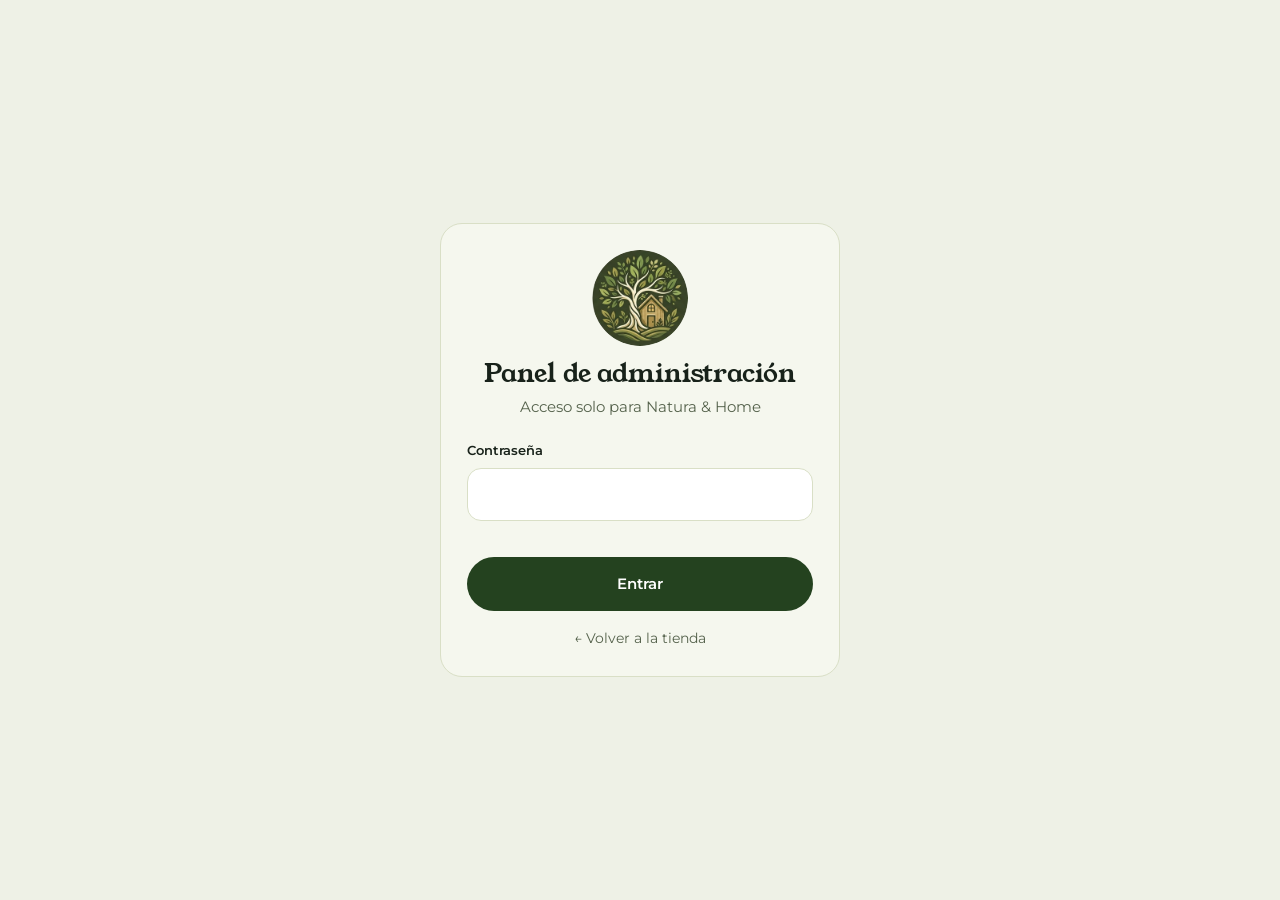
<file: natura-home-web/site/admin.html>
<!DOCTYPE html>
<html lang="es">
<head>
  <meta charset="utf-8">
  <meta name="viewport" content="width=device-width, initial-scale=1">
  <meta name="robots" content="noindex">
  <meta name="theme-color" content="#24421f">
  <title>Administración | Natura &amp; Home</title>
  <link rel="icon" href="assets/icons/favicon.png">

  <!-- Estilos: de lo general a lo particular (el orden importa) -->
  <link rel="stylesheet" href="css/base.css">
  <link rel="stylesheet" href="css/layout.css">
  <link rel="stylesheet" href="css/componentes.css">
  <link rel="stylesheet" href="css/animaciones.css">
  <link rel="stylesheet" href="css/responsive.css">
  <link rel="stylesheet" href="css/admin.css">
</head>
<body>
  <!-- 1. Pantalla de acceso (js/admin.js la oculta cuando la contraseña es correcta) -->
  <div class="lg" id="login">
    <form class="card lgbox" id="lf">
      <img src="assets/logo-mark.webp" alt="">
      <h1 class="lg-title">Panel de administración</h1>
      <p class="hint lg-sub">Acceso solo para Natura &amp; Home</p>
      <div class="field">
        <label for="pw">Contraseña</label>
        <input id="pw" type="password" autocomplete="current-password" required>
      </div>
      <p id="le" role="alert"></p>
      <button class="btn btn-block">Entrar</button>
      <a class="lg-back" href="index.html">← Volver a la tienda</a>
    </form>
  </div>

  <!-- 2. Panel: menú lateral + contenido (js/admin.js dibuja cada pestaña dentro de #view) -->
  <div class="app" id="app" hidden>
    <aside class="side">
      <a class="brand" href="index.html">
        <img src="assets/logo-mark.webp" alt="" width="46" height="46">
        <span><b>Natura &amp; Home</b><small>Administración</small></span>
      </a>
      <nav class="side-nav" aria-label="Secciones del panel">
        <button class="tab" data-t="dash" aria-selected="true">Resumen</button>
        <button class="tab" data-t="prod" aria-selected="false">Productos</button>
        <button class="tab" data-t="tipos" aria-selected="false">Tipos</button>
        <button class="tab" data-t="ord" aria-selected="false">Pedidos</button>
        <button class="tab" data-t="cfg" aria-selected="false">Ajustes</button>
      </nav>
      <button class="tab" id="out">Salir</button>
    </aside>
    <main class="main" id="view"></main>
  </div>

  <!-- 3. Ventana emergente (formularios y detalle de pedido) y aviso flotante -->
  <div class="modal" id="modal"><div class="mbox ad" id="mbox"></div></div>
  <div class="toast" id="toast" role="status"></div>

  <!-- Scripts: datos.js primero porque los demás usan sus funciones -->
  <script src="js/datos.js"></script>
  <script src="js/comprobante.js"></script>
  <script src="js/admin.js"></script>
</body>
</html>
</file>
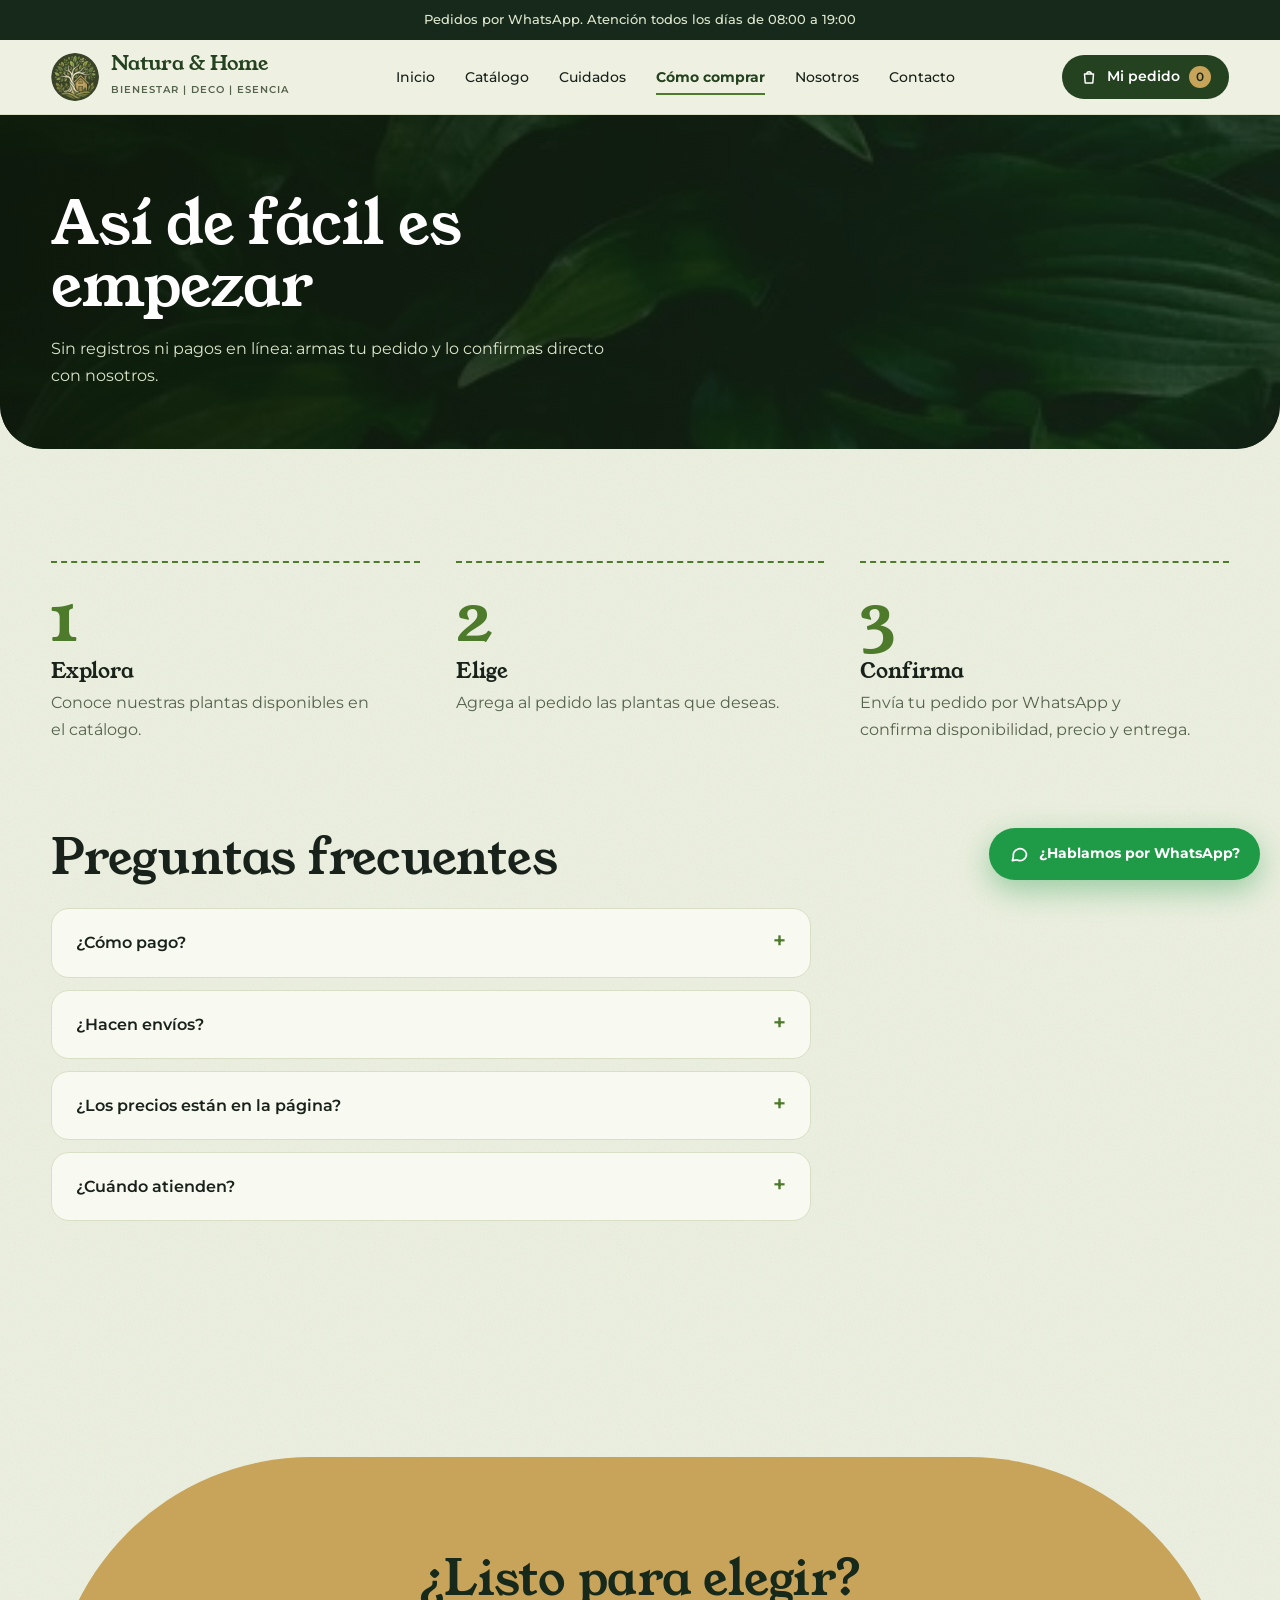
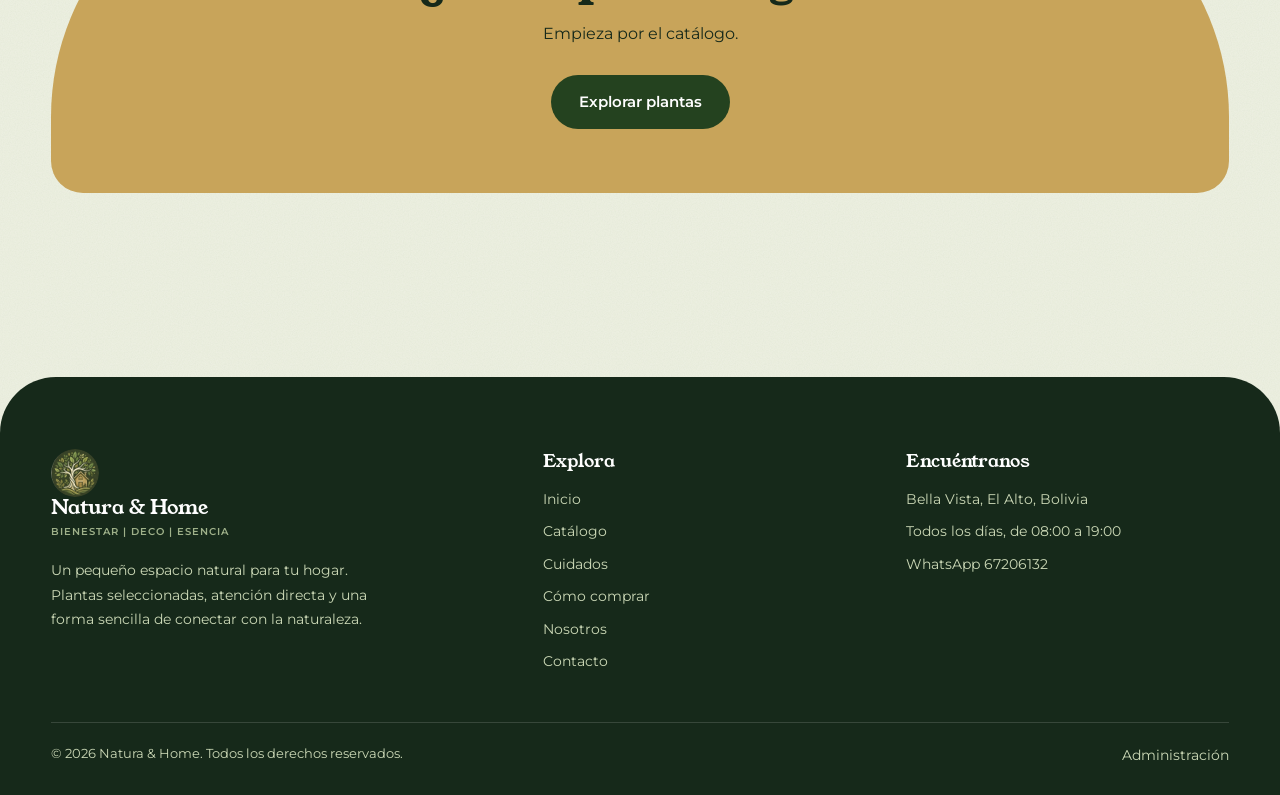
<file: natura-home-web/site/como-comprar.html>
<!DOCTYPE html>
<html lang="es">
<head>
  <meta charset="utf-8">
  <meta name="viewport" content="width=device-width, initial-scale=1">
  <meta name="description" content="Cómo hacer tu pedido en Natura &amp; Home: explora, elige y confirma por WhatsApp.">
  <meta name="theme-color" content="#24421f">
  <title>Cómo comprar | Natura &amp; Home</title>
  <link rel="icon" href="assets/icons/favicon.png">

  <!-- Estilos: de lo general a lo particular (el orden importa) -->
  <link rel="stylesheet" href="css/base.css">
  <link rel="stylesheet" href="css/layout.css">
  <link rel="stylesheet" href="css/componentes.css">
  <link rel="stylesheet" href="css/animaciones.css">
  <link rel="stylesheet" href="css/responsive.css">
</head>
<body>
  <!-- El anuncio, el encabezado con el menú y el pie de página los dibuja js/estructura.js
       (así el menú se cambia en un solo lugar y se ve igual en todas las páginas). -->

  <main>
    <!-- Título de la página -->
    <header class="phead">
      <div class="wrap">
        <h1 data-in>Así de fácil es empezar</h1>
        <p data-in style="--d:1">Sin registros ni pagos en línea: armas tu pedido y lo confirmas directo con nosotros.</p>
      </div>
    </header>

    <!-- Pasos y preguntas frecuentes -->
    <section class="sec">
      <div class="wrap">
        <ol class="steps">
          <li class="st"><b>1</b><h3>Explora</h3><p>Conoce nuestras plantas disponibles en el catálogo.</p></li>
          <li class="st"><b>2</b><h3>Elige</h3><p>Agrega al pedido las plantas que deseas.</p></li>
          <li class="st"><b>3</b><h3>Confirma</h3><p>Envía tu pedido por WhatsApp y confirma disponibilidad, precio y entrega.</p></li>
        </ol>

        <div class="head head-spaced-lg"><h2>Preguntas frecuentes</h2></div>
        <div class="faq">
          <details>
            <summary>¿Cómo pago?</summary>
            <p>El precio y la forma de pago se coordinan por WhatsApp al confirmar tu pedido. La página no procesa pagos.</p>
          </details>
          <details>
            <summary>¿Hacen envíos?</summary>
            <p>Puedes elegir recojo en Bella Vista o coordinar un envío dentro de El Alto.</p>
          </details>
          <details>
            <summary>¿Los precios están en la página?</summary>
            <p>Algunas plantas muestran precio y otras dicen «por confirmar». En ambos casos confirmamos el monto final por WhatsApp.</p>
          </details>
          <details>
            <summary>¿Cuándo atienden?</summary>
            <p data-s="hours"></p>
          </details>
        </div>
      </div>
    </section>

    <!-- Invitación final -->
    <section class="sec">
      <div class="wrap">
        <div class="cta">
          <h2>¿Listo para elegir?</h2>
          <p>Empieza por el catálogo.</p>
          <div class="acts"><a class="btn" href="catalogo.html">Explorar plantas</a></div>
        </div>
      </div>
    </section>
  </main>

  <!-- Scripts: cada uno usa al anterior (el orden importa) -->
  <script src="js/datos.js"></script>
  <script src="js/utilidades.js"></script>
  <script src="js/estructura.js"></script>
  <script src="js/animaciones.js"></script>
  <script src="js/productos.js"></script>
  <script src="js/comprobante.js"></script>
  <script src="js/carrito.js"></script>
  <script src="js/paginas.js"></script>
  <script src="js/principal.js"></script>
</body>
</html>
</file>
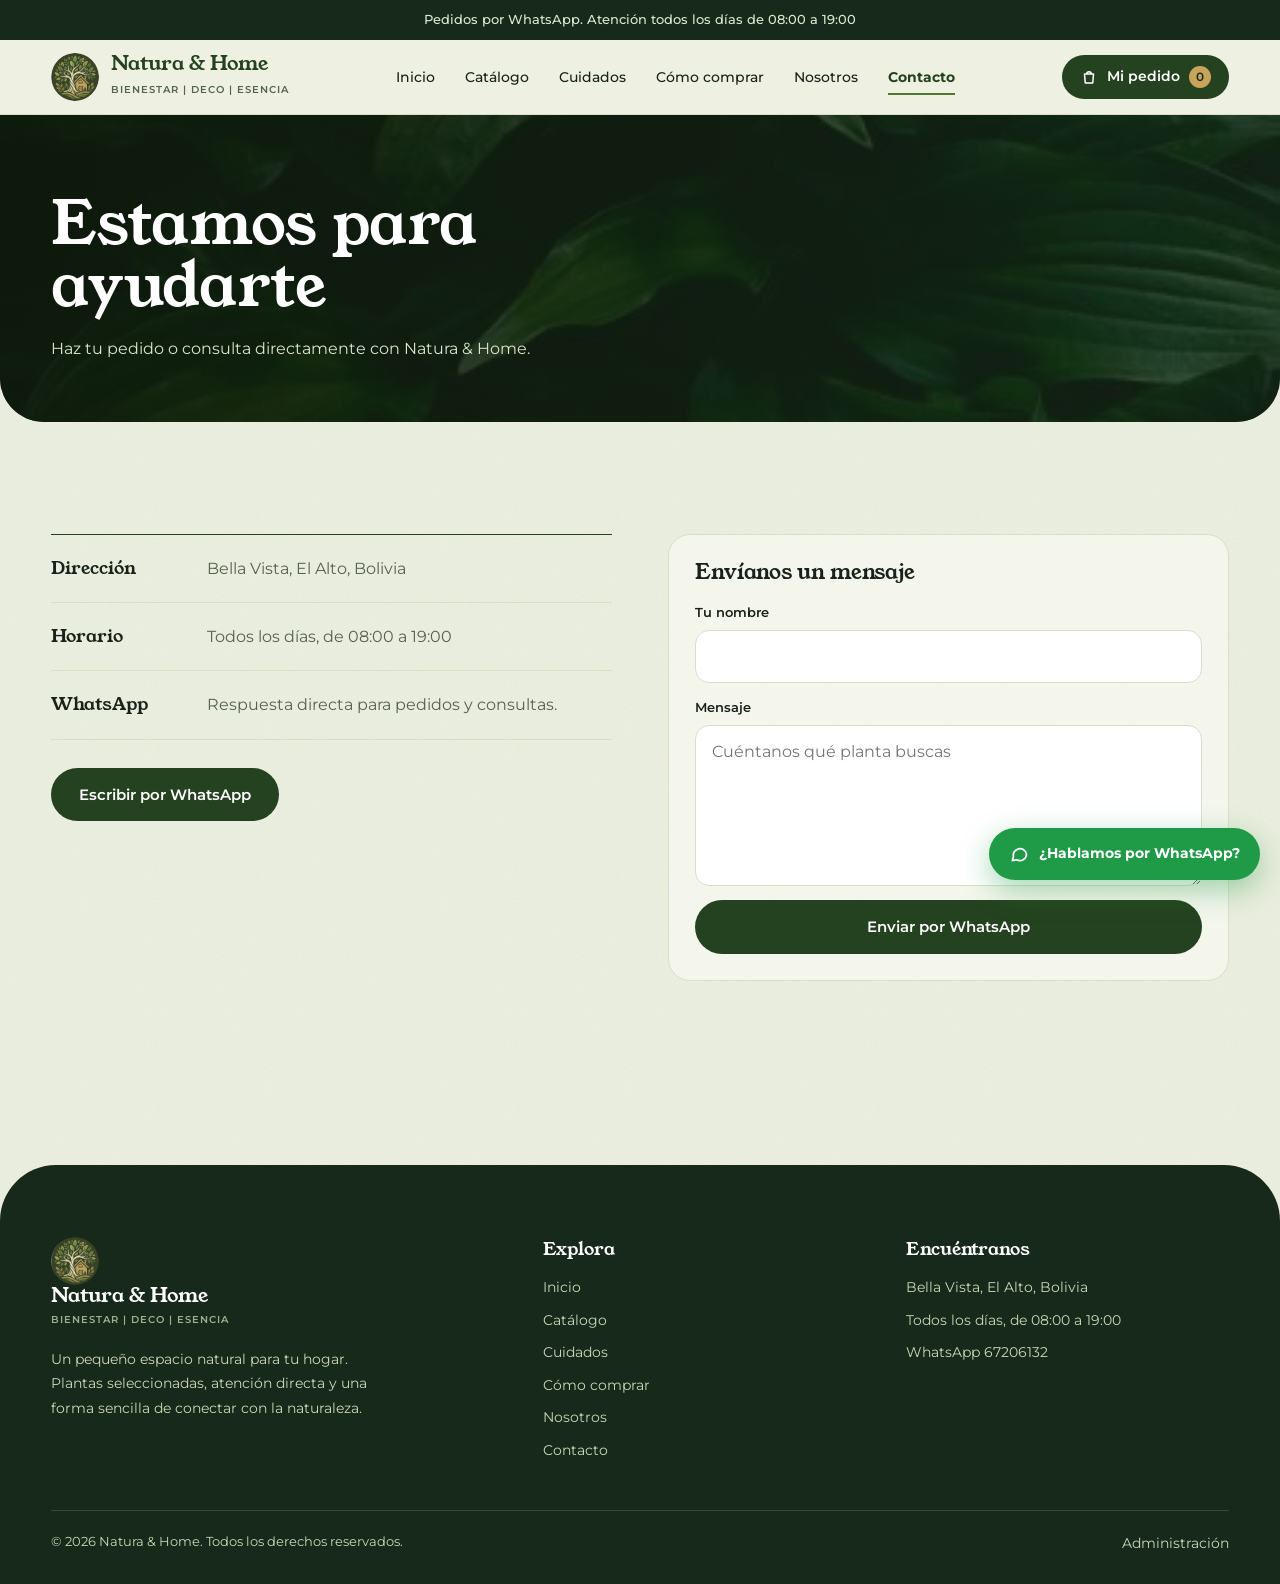
<file: natura-home-web/site/contacto.html>
<!DOCTYPE html>
<html lang="es">
<head>
  <meta charset="utf-8">
  <meta name="viewport" content="width=device-width, initial-scale=1">
  <meta name="description" content="Contacta a Natura &amp; Home por WhatsApp. Bella Vista, El Alto, Bolivia.">
  <meta name="theme-color" content="#24421f">
  <title>Contacto | Natura &amp; Home</title>
  <link rel="icon" href="assets/icons/favicon.png">

  <!-- Estilos: de lo general a lo particular (el orden importa) -->
  <link rel="stylesheet" href="css/base.css">
  <link rel="stylesheet" href="css/layout.css">
  <link rel="stylesheet" href="css/componentes.css">
  <link rel="stylesheet" href="css/animaciones.css">
  <link rel="stylesheet" href="css/responsive.css">
</head>
<body>
  <!-- El anuncio, el encabezado con el menú y el pie de página los dibuja js/estructura.js
       (así el menú se cambia en un solo lugar y se ve igual en todas las páginas). -->

  <main>
    <!-- Título de la página -->
    <header class="phead">
      <div class="wrap">
        <h1 data-in>Estamos para ayudarte</h1>
        <p data-in style="--d:1">Haz tu pedido o consulta directamente con Natura &amp; Home.</p>
      </div>
    </header>

    <!-- Datos de contacto y formulario -->
    <section class="sec">
      <div class="wrap grid g2 split-top">
        <aside>
          <dl class="dl">
            <div><dt>Dirección</dt><dd data-s="address"></dd></div>
            <div><dt>Horario</dt><dd data-s="hours"></dd></div>
            <div><dt>WhatsApp</dt><dd>Respuesta directa para pedidos y consultas.</dd></div>
          </dl>
          <a class="btn acts-spaced" data-wa="Hola Natura &amp; Home, quisiera información sobre sus plantas.">Escribir por WhatsApp</a>
        </aside>
        <form class="card" id="contactForm">
          <h2 class="form-title">Envíanos un mensaje</h2>
          <div class="field"><label for="n">Tu nombre</label><input id="n" name="n" required autocomplete="name"></div>
          <div class="field"><label for="m">Mensaje</label><textarea id="m" name="m" rows="5" required placeholder="Cuéntanos qué planta buscas"></textarea></div>
          <button class="btn btn-block" type="submit">Enviar por WhatsApp</button>
        </form>
      </div>
    </section>
  </main>

  <!-- Scripts: cada uno usa al anterior (el orden importa) -->
  <script src="js/datos.js"></script>
  <script src="js/utilidades.js"></script>
  <script src="js/estructura.js"></script>
  <script src="js/animaciones.js"></script>
  <script src="js/productos.js"></script>
  <script src="js/comprobante.js"></script>
  <script src="js/carrito.js"></script>
  <script src="js/paginas.js"></script>
  <script src="js/principal.js"></script>
</body>
</html>
</file>
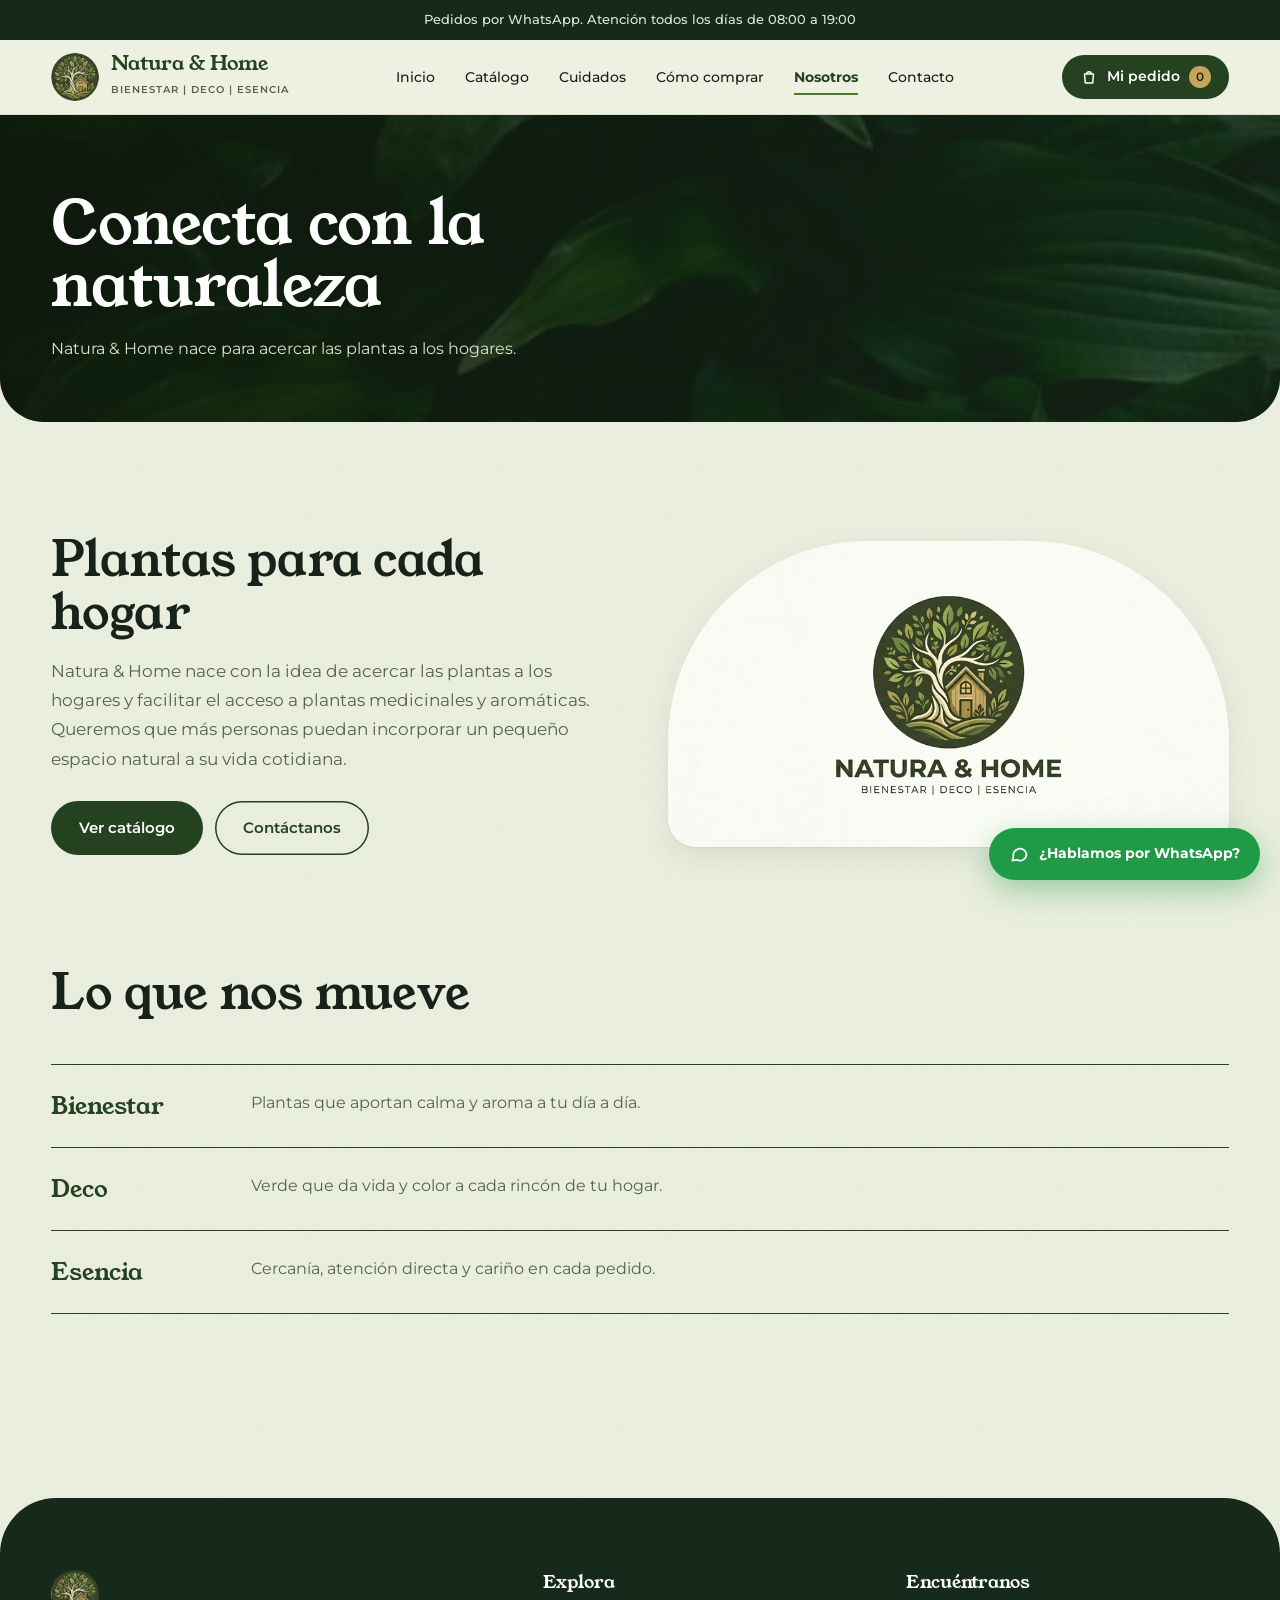
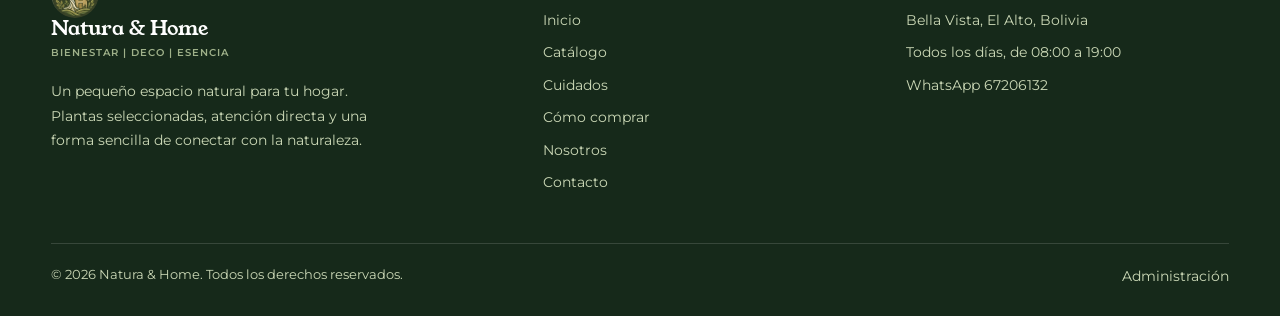
<file: natura-home-web/site/nosotros.html>
<!DOCTYPE html>
<html lang="es">
<head>
  <meta charset="utf-8">
  <meta name="viewport" content="width=device-width, initial-scale=1">
  <meta name="description" content="Conoce la historia de Natura &amp; Home, un emprendimiento de plantas en El Alto.">
  <meta name="theme-color" content="#24421f">
  <title>Nosotros | Natura &amp; Home</title>
  <link rel="icon" href="assets/icons/favicon.png">

  <!-- Estilos: de lo general a lo particular (el orden importa) -->
  <link rel="stylesheet" href="css/base.css">
  <link rel="stylesheet" href="css/layout.css">
  <link rel="stylesheet" href="css/componentes.css">
  <link rel="stylesheet" href="css/animaciones.css">
  <link rel="stylesheet" href="css/responsive.css">
</head>
<body>
  <!-- El anuncio, el encabezado con el menú y el pie de página los dibuja js/estructura.js
       (así el menú se cambia en un solo lugar y se ve igual en todas las páginas). -->

  <main>
    <!-- Título de la página -->
    <header class="phead">
      <div class="wrap">
        <h1 data-in>Conecta con la naturaleza</h1>
        <p data-in style="--d:1">Natura &amp; Home nace para acercar las plantas a los hogares.</p>
      </div>
    </header>

    <!-- Historia -->
    <section class="sec">
      <div class="wrap grid g2 split">
        <article>
          <h2>Plantas para cada hogar</h2>
          <p class="lead">Natura &amp; Home nace con la idea de acercar las plantas a los hogares y facilitar el acceso a plantas medicinales y aromáticas. Queremos que más personas puedan incorporar un pequeño espacio natural a su vida cotidiana.</p>
          <div class="acts acts-spaced">
            <a class="btn" href="catalogo.html">Ver catálogo</a>
            <a class="btn ghost" href="contacto.html">Contáctanos</a>
          </div>
        </article>
        <figure>
          <img class="arch-img" src="assets/logo-full.webp" alt="Natura &amp; Home: Bienestar, Deco, Esencia">
        </figure>
      </div>
    </section>

    <!-- Valores -->
    <section class="sec sec-flush">
      <div class="wrap">
        <div class="head"><h2>Lo que nos mueve</h2></div>
        <ul class="vals">
          <li><b>Bienestar</b><span>Plantas que aportan calma y aroma a tu día a día.</span></li>
          <li><b>Deco</b><span>Verde que da vida y color a cada rincón de tu hogar.</span></li>
          <li><b>Esencia</b><span>Cercanía, atención directa y cariño en cada pedido.</span></li>
        </ul>
      </div>
    </section>
  </main>

  <!-- Scripts: cada uno usa al anterior (el orden importa) -->
  <script src="js/datos.js"></script>
  <script src="js/utilidades.js"></script>
  <script src="js/estructura.js"></script>
  <script src="js/animaciones.js"></script>
  <script src="js/productos.js"></script>
  <script src="js/comprobante.js"></script>
  <script src="js/carrito.js"></script>
  <script src="js/paginas.js"></script>
  <script src="js/principal.js"></script>
</body>
</html>
</file>
<file: natura-home-web/site/css/base.css>
/* ============================================================
   BASE.CSS
   Lo más general: colores (variables), tipografía, espacios y botones.
   Para cambiar los COLORES de toda la página, edita las variables en :root (arriba).

   Contenido:
   1. Variables, reseteo y tipografía
   2. Botones
   ============================================================ */

/* ---------- Variables, reseteo y tipografía ---------- */
@import url('https://fonts.googleapis.com/css2?family=Montserrat:wght@400;500;600;700&family=Young+Serif&display=swap');

:root {
  --g900: #16291a;
  --g800: #24421f;
  --g600: #4d7a2b;
  --g400: #9bbd5a;
  --g100: #e1e9cf;
  --gold: #c8a45a;
  --cream: #eef1e3;
  --paper: #f8f9f1;
  --ink: #18221a;
  --muted: #55624c;
  --line: #d9dfc6;
  --r: 22px;
  --out: cubic-bezier(.23,1,.32,1);
  --drawer: cubic-bezier(.32,.72,0,1);
  --serif: 'Young Serif',Georgia,serif;
  --sans: 'Montserrat',system-ui,sans-serif;
  --sh: 0 1px 2px rgba(22,41,26,.06),0 10px 28px rgba(22,41,26,.08);
}

* {
  box-sizing: border-box;
  margin: 0;
}

html {
  scroll-behavior: smooth;
  -webkit-text-size-adjust: 100%;
}

body {
  font: 400 16px/1.7 var(--sans);
  color: var(--ink);
  background-color: var(--cream);
  background-image: url("data:image/svg+xml;utf8,<svg xmlns='http://www.w3.org/2000/svg' width='180' height='180'><filter id='n'><feTurbulence type='fractalNoise' baseFrequency='.85' numOctaves='2' stitchTiles='stitch'/><feColorMatrix values='0 0 0 0 .25 0 0 0 0 .32 0 0 0 0 .15 0 0 0 .09 0'/></filter><rect width='100%' height='100%' filter='url(%23n)'/></svg>");
  overflow-x: hidden;
}

[hidden] {
  display: none !important;
}

img {
  max-width: 100%;
  display: block;
}

a {
  color: inherit;
  text-decoration: none;
}

button, input, select, textarea {
  font: inherit;
  color: inherit;
}

h1, h2, h3 {
  font-family: var(--serif);
  font-weight: 400;
  line-height: 1.1;
  letter-spacing: -.005em;
}

h1 {
  font-size: clamp(2.5rem,6.2vw,4.9rem);
  line-height: 1.03;
}

h2 {
  font-size: clamp(1.9rem,4vw,3rem);
}

h3 {
  font-size: 1.3rem;
}

:focus-visible {
  outline: 3px solid var(--g600);
  outline-offset: 3px;
  border-radius: 8px;
}

.wrap {
  width: min(1180px,92%);
  margin-inline: auto;
}

.sec {
  padding: clamp(64px,9vw,112px) 0;
}

.eyebrow {
  display: inline-block;
  font-size: .85rem;
  font-weight: 600;
  color: var(--g600);
  margin-bottom: 10px;
}

.lead {
  color: var(--muted);
  font-size: 1.08rem;
  max-width: 56ch;
  margin-top: 16px;
}

.head {
  margin-bottom: 44px;
}

.head.row2 {
  display: flex;
  justify-content: space-between;
  align-items: end;
  flex-wrap: wrap;
  gap: 16px;
}

.tl {
  font-weight: 600;
  border-bottom: 2px solid var(--gold);
  padding-bottom: 2px;
  transition: border-color 160ms ease,color 160ms ease;
}

@media (hover:hover) and (pointer:fine) {
  .tl:hover {
    color: var(--g600);
    border-color: var(--g600);
  }
}

/* ---------- Botones ---------- */
.btn {
  display: inline-flex;
  align-items: center;
  justify-content: center;
  gap: 8px;
  padding: 14px 28px;
  border-radius: 999px;
  border: 0;
  font-weight: 600;
  font-size: .95rem;
  cursor: pointer;
  background: var(--g800);
  color: #fff;
  transition: transform 160ms var(--out),background-color 160ms ease;
}

.btn:active {
  transform: scale(.97);
}

.btn.light {
  background: rgba(255,255,255,.12);
  color: #fff;
  box-shadow: inset 0 0 0 1.5px rgba(255,255,255,.5);
}

.btn.gold {
  background: var(--gold);
  color: var(--g900);
}

.btn.ghost {
  background: transparent;
  color: var(--g800);
  box-shadow: inset 0 0 0 1.5px var(--g800);
}

.btn.sm {
  padding: 10px 18px;
  font-size: .85rem;
}

.btn[disabled] {
  opacity: .45;
  pointer-events: none;
}

.acts {
  display: flex;
  flex-wrap: wrap;
  gap: 12px;
}

@media (hover:hover) and (pointer:fine) {
  .btn:hover {
    background: var(--g600);
  }
  .btn.light:hover {
    background: rgba(255,255,255,.24);
  }
  .btn.gold:hover {
    background: #d6b56b;
  }
  .btn.ghost:hover {
    background: var(--g800);
    color: #fff;
  }
}
</file>
<file: natura-home-web/site/css/layout.css>
/* ============================================================
   LAYOUT.CSS
   La estructura de la página: encabezado, portada, franjas, pasos, pie de página y cuadrículas.
   Las animaciones del sello giratorio y la entrada del título están en la sección "Portada".

   Contenido:
   1. Cuadrículas
   2. Encabezado, menú y botón del pedido
   3. Portada (hero): fondo, título y sello giratorio
   4. Encabezado de las páginas internas
   5. Filas de colecciones (Medicinales, Aromáticas...)
   6. Franja verde oscura "Pedir una planta tiene que ser fácil"
   7. Pasos numerados y bloque final (CTA)
   8. Pie de página
   9. Variantes de sección y utilidades
   ============================================================ */

/* ---------- Cuadrículas ---------- */
.grid {
  display: grid;
  gap: 28px 22px;
}

.g4 {
  grid-template-columns: repeat(4,1fr);
}

.g3 {
  grid-template-columns: repeat(3,1fr);
}

.g2 {
  grid-template-columns: repeat(2,1fr);
}

/* ---------- Encabezado, menú y botón del pedido ---------- */
.announce {
  background: var(--g900);
  color: #dfe8cf;
  text-align: center;
  font-size: .8rem;
  padding: 9px 16px;
  font-weight: 500;
}

.hdr {
  position: sticky;
  top: 0;
  z-index: 50;
  background: rgba(238,241,227,.88);
  backdrop-filter: blur(14px);
  -webkit-backdrop-filter: blur(14px);
  border-bottom: 1px solid var(--line);
}

.hdr .wrap {
  display: flex;
  align-items: center;
  justify-content: space-between;
  height: 74px;
  gap: 16px;
}

.brand {
  display: flex;
  align-items: center;
  gap: 12px;
}

.brand img {
  width: 48px;
  height: 48px;
  border-radius: 50%;
}

.brand b {
  display: block;
  font: 400 1.25rem/1.05 var(--serif);
  color: var(--g800);
}

.brand small {
  font-size: .62rem;
  letter-spacing: .1em;
  text-transform: uppercase;
  color: var(--muted);
  font-weight: 600;
}

.nav {
  display: flex;
  align-items: center;
  gap: 2px;
}

.nav a {
  position: relative;
  padding: 10px 14px;
  font-size: .9rem;
  font-weight: 500;
}

.nav a::after {
  content: "";
  position: absolute;
  left: 14px;
  right: 14px;
  bottom: 4px;
  height: 2px;
  background: var(--g600);
  transform: scaleX(0);
  transform-origin: left;
  transition: transform 240ms var(--out);
}

.nav a[aria-current] {
  font-weight: 700;
  color: var(--g800);
}

.nav a[aria-current]::after {
  transform: scaleX(1);
}

@media (hover:hover) and (pointer:fine) {
  .nav a:hover::after {
    transform: scaleX(1);
  }
}

.cart-btn {
  display: inline-flex;
  align-items: center;
  gap: 9px;
  padding: 10px 18px;
  border-radius: 999px;
  border: 0;
  background: var(--g800);
  color: #fff;
  font-weight: 600;
  font-size: .88rem;
  cursor: pointer;
  transition: transform 160ms var(--out),background-color 160ms ease;
}

.cart-btn svg {
  width: 18px;
  height: 18px;
}

.cart-btn:active {
  transform: scale(.97);
}

.cart-btn i {
  font-style: normal;
  min-width: 22px;
  height: 22px;
  border-radius: 99px;
  background: var(--gold);
  color: var(--g900);
  font-size: .75rem;
  display: grid;
  place-items: center;
  transition: transform 200ms var(--out);
}

.cart-btn i.bump {
  transform: scale(1.3);
}

.burger {
  display: none;
  width: 44px;
  height: 44px;
  border-radius: 50%;
  border: 1px solid var(--line);
  background: var(--paper);
  cursor: pointer;
  font-size: 1.2rem;
}

/* ---------- Portada (hero): fondo, título y sello giratorio ---------- */
.hero {
  position: relative;
  color: #fff;
  isolation: isolate;
  overflow: hidden;
  min-height: min(88vh,780px);
  display: flex;
  align-items: center;
  border-radius: 0 0 56px 56px;
}

.hero::before {
  content: "";
  position: absolute;
  inset: 0;
  z-index: -2;
  background: url(../assets/fondo.webp) center/cover;
  transform: scale(1.05);
  animation: slow 26s ease-in-out infinite alternate;
}

.hero::after {
  content: "";
  position: absolute;
  inset: 0;
  z-index: -1;
  background: linear-gradient(100deg,rgba(14,26,12,.94) 10%,rgba(22,41,26,.66) 58%,rgba(22,41,26,.4));
}

.hero .wrap {
  display: grid;
  grid-template-columns: 1.2fr .8fr;
  gap: 40px;
  align-items: center;
  padding-block: 80px 96px;
}

.hero h1 {
  max-width: 13ch;
}

.hero p {
  font-size: 1.12rem;
  max-width: 44ch;
  margin: 24px 0 34px;
  color: #dbe5c9;
}

.hero [data-in] {
  animation: in 760ms var(--out) both;
  animation-delay: calc(var(--d,0)*90ms);
}

.seal {
  position: relative;
  justify-self: center;
  width: min(380px,100%);
  aspect-ratio: 1;
  animation: pop 900ms var(--out) 300ms both;
}

.seal svg {
  position: absolute;
  inset: 0;
  width: 100%;
  height: 100%;
  animation: spin 48s linear infinite;
}

.seal text {
  font: 600 17px var(--sans);
  letter-spacing: .14em;
  fill: var(--gold);
}

.seal img {
  position: absolute;
  inset: 17%;
  width: 66%;
  height: 66%;
  border-radius: 50%;
  box-shadow: 0 24px 60px rgba(0,0,0,.45);
}

/* ---------- Encabezado de las páginas internas ---------- */
.phead {
  position: relative;
  isolation: isolate;
  overflow: hidden;
  color: #fff;
  padding: clamp(48px,6vw,80px) 0 clamp(40px,5vw,60px);
  border-radius: 0 0 44px 44px;
}

.phead::before {
  content: "";
  position: absolute;
  inset: 0;
  z-index: -2;
  background: url(../assets/fondo.webp) center/cover;
}

.phead::after {
  content: "";
  position: absolute;
  inset: 0;
  z-index: -1;
  background: linear-gradient(100deg,rgba(14,26,12,.94),rgba(22,41,26,.7));
}

.phead h1 {
  max-width: 16ch;
  font-size: clamp(2.2rem,5vw,3.8rem);
}

.phead p {
  color: #dbe5c9;
  margin-top: 18px;
  max-width: 52ch;
}

/* ---------- Filas de colecciones (Medicinales, Aromáticas...) ---------- */
.rl {
  display: grid;
  grid-template-columns: 1.1fr 1.3fr auto;
  gap: 24px;
  align-items: center;
  padding: 30px 8px;
  border-top: 1px solid var(--g800);
  transition: background-color 200ms ease,color 200ms ease;
}

.rl:last-child {
  border-bottom: 1px solid var(--g800);
}

.rl .rn {
  font: 400 clamp(1.8rem,4vw,3rem)/1 var(--serif);
  display: block;
  transition: transform 300ms var(--out);
}

.rl p {
  color: var(--muted);
  transition: color 200ms ease;
}

.rl .rc {
  font-size: .85rem;
  font-weight: 600;
  display: flex;
  align-items: center;
  gap: 14px;
}

.rl .rc::after {
  content: "";
  width: 44px;
  height: 44px;
  border-radius: 50%;
  box-shadow: inset 0 0 0 1.5px currentColor;
  background: no-repeat center/18px url("data:image/svg+xml;utf8,<svg xmlns='http://www.w3.org/2000/svg' viewBox='0 0 24 24' fill='none' stroke='%2324421f' stroke-width='2' stroke-linecap='round' stroke-linejoin='round'><path d='M5 12h14M13 6l6 6-6 6'/></svg>");
}

.rl:active .rn {
  transform: scale(.98);
}

@media (hover:hover) and (pointer:fine) {
  .rl:hover {
    background: var(--g800);
    color: #fff;
  }
  .rl:hover .rn {
    transform: translateX(14px);
  }
  .rl:hover p {
    color: #cfdcba;
  }
  .rl:hover .rc::after {
    background-color: var(--gold);
    box-shadow: none;
  }
}

/* ---------- Franja verde oscura "Pedir una planta tiene que ser fácil" ---------- */
.band {
  position: relative;
  isolation: isolate;
  background: var(--g900);
  color: #e8efd9;
  border-radius: 56px;
  margin-inline: min(2vw,24px);
}

.band::before {
  content: "";
  position: absolute;
  inset: 0;
  z-index: -1;
  border-radius: inherit;
  background: url(../assets/fondo.webp) center/cover;
  opacity: .16;
}

.why {
  display: grid;
  grid-template-columns: .9fr 1.1fr;
  gap: 56px;
}

.why h2 {
  max-width: 12ch;
  position: sticky;
  top: 110px;
  align-self: start;
  color: #fff;
}

.why li {
  list-style: none;
  display: grid;
  grid-template-columns: 200px 1fr;
  gap: 20px;
  padding: 26px 0;
  border-top: 1px solid rgba(255,255,255,.2);
}

.why li:last-child {
  border-bottom: 1px solid rgba(255,255,255,.2);
}

.why b {
  font: 400 1.35rem/1.2 var(--serif);
  color: var(--gold);
}

.why span {
  color: #cfdcba;
}

/* ---------- Pasos numerados y bloque final (CTA) ---------- */
.steps {
  display: grid;
  grid-template-columns: repeat(3,1fr);
  gap: 36px;
}

.st {
  border-top: 2px dashed var(--g600);
  padding-top: 22px;
}

.st b {
  font: 400 4.2rem/1 var(--serif);
  color: var(--g600);
  display: block;
  margin-bottom: 8px;
}

.st p {
  color: var(--muted);
  max-width: 30ch;
  margin-top: 6px;
}

.cta {
  background: var(--gold);
  color: var(--g900);
  border-radius: 260px 260px 32px 32px;
  padding: clamp(56px,8vw,96px) 20px clamp(40px,6vw,64px);
  text-align: center;
}

.cta p {
  margin: 14px auto 28px;
  max-width: 44ch;
}

.cta .acts {
  justify-content: center;
}

.cta .btn.ghost {
  color: var(--g900);
  box-shadow: inset 0 0 0 1.5px var(--g900);
}

/* ---------- Pie de página ---------- */
.ftr {
  background: var(--g900);
  color: #cbd8b6;
  padding: 72px 0 28px;
  margin-top: 72px;
  border-radius: 56px 56px 0 0;
}

.ftr .wrap {
  display: grid;
  grid-template-columns: 1.4fr 1fr 1fr;
  gap: 40px;
}

.ftr h3 {
  font: 400 1.1rem var(--serif);
  color: #fff;
  margin-bottom: 14px;
}

.ftr a, .ftr p {
  display: block;
  font-size: .9rem;
  margin-bottom: 8px;
}

.ftr a:hover {
  color: #fff;
}

.ftr .brand b {
  color: #fff;
}

.ftr .brand small {
  color: #9fb18a;
}

.ftr .bot {
  grid-column: 1/-1;
  border-top: 1px solid rgba(255,255,255,.14);
  padding-top: 20px;
  font-size: .8rem;
  display: flex;
  justify-content: space-between;
  gap: 12px;
  flex-wrap: wrap;
}

/* ---------- Variantes de sección y utilidades ---------- */
.sec-flush {
  padding-top: 0;
}

.sec-top-sm {
  padding-top: 36px;
}

.head-spaced {
  margin: 72px 0 24px;
}

.head-spaced-lg {
  margin: 88px 0 24px;
}

.faq {
  max-width: 760px;
}

.split {
  align-items: center;
  gap: 56px;
}

.split-top {
  align-items: start;
  gap: 56px;
}

.acts-spaced {
  margin-top: 28px;
}

.arch-img {
  border-radius: 200px 200px 28px 28px;
  box-shadow: var(--sh);
}

.steps,
.vals,
.why ul {
  list-style: none;
  padding: 0;
}

.form-title {
  font-size: 1.3rem;
  margin-bottom: 18px;
}

.btn-block {
  width: 100%;
}
</file>
<file: natura-home-web/site/css/componentes.css>
/* ============================================================
   COMPONENTES.CSS
   Piezas reutilizables: tarjetas de producto, carrito, ventana de detalle, formularios, filtros.
   Las tarjetas tienen forma de arco gracias a border-radius en .pimg.

   Contenido:
   1. Cuadrícula y tarjetas de producto (con forma de arco)
   2. Tarjetas, listas, filtros, preguntas frecuentes y formularios
   3. Carrito lateral, ventana de detalle, avisos y WhatsApp
   4. Catálogo: barra de filtros y secciones por tipo
   5. Contador de cantidad en la tarjeta
   6. Carrito: formulario, resumen y confirmación
   ============================================================ */

/* ---------- Cuadrícula y tarjetas de producto (con forma de arco) ---------- */
.pcard {
  display: flex;
  flex-direction: column;
  gap: 16px;
}

.pimg {
  position: relative;
  aspect-ratio: 4/5;
  background: var(--g100);
  overflow: hidden;
  cursor: pointer;
  border: 0;
  padding: 0;
  display: block;
  width: 100%;
  border-radius: 999px 999px 22px 22px;
  transition: transform 260ms var(--out);
}

.pimg img, .gal img {
  position: absolute;
  inset: 0;
  width: 100%;
  height: 100%;
  object-fit: cover;
  opacity: 0;
  transition: opacity 700ms ease,transform 500ms var(--out);
}

.pimg img.on, .gal img.on {
  opacity: 1;
}

.tag {
  position: absolute;
  bottom: 14px;
  left: 50%;
  transform: translateX(-50%);
  z-index: 2;
  background: var(--paper);
  color: var(--g800);
  font-size: .74rem;
  font-weight: 700;
  padding: 5px 14px;
  border-radius: 99px;
  white-space: nowrap;
  box-shadow: var(--sh);
}

.soldout {
  position: absolute;
  inset: 0;
  z-index: 3;
  background: rgba(238,241,227,.78);
  display: grid;
  place-items: center;
  font-weight: 700;
  color: var(--muted);
  font-size: .85rem;
}

.pbody {
  display: flex;
  flex-direction: column;
  gap: 6px;
  flex: 1;
  padding: 0 6px;
}

.pbody h3 {
  font-size: 1.3rem;
}

.pbody p {
  color: var(--muted);
  font-size: .88rem;
  flex: 1;
  display: -webkit-box;
  -webkit-line-clamp: 2;
  -webkit-box-orient: vertical;
  overflow: hidden;
}

.prow {
  display: flex;
  align-items: center;
  justify-content: space-between;
  gap: 10px;
  margin-top: 10px;
}

.price {
  font-weight: 700;
  color: var(--g800);
}

.price small {
  font-weight: 500;
  color: var(--muted);
}

@media (hover:hover) and (pointer:fine) {
  .pcard:hover .pimg {
    transform: translateY(-6px);
  }
  .pcard:hover .pimg img.on {
    transform: scale(1.05);
  }
}

/* ---------- Tarjetas, listas, filtros, preguntas frecuentes y formularios ---------- */
.card {
  background: rgba(248,249,241,.78);
  border-radius: var(--r);
  padding: 26px;
  border: 1px solid var(--line);
}

.card p {
  color: var(--muted);
  font-size: .95rem;
  margin-top: 8px;
}

.dl {
  border-top: 1px solid var(--g800);
}

.dl>div {
  display: grid;
  grid-template-columns: 140px 1fr;
  gap: 16px;
  padding: 20px 0;
  border-bottom: 1px solid var(--line);
}

.dl dt {
  font: 400 1.15rem var(--serif);
}

.dl dd {
  color: var(--muted);
}

.vals {
  display: grid;
  gap: 0;
}

.vals li {
  list-style: none;
  display: grid;
  grid-template-columns: 180px 1fr;
  gap: 20px;
  padding: 24px 0;
  border-top: 1px solid var(--g800);
}

.vals li:last-child {
  border-bottom: 1px solid var(--g800);
}

.vals b {
  font: 400 1.5rem var(--serif);
  color: var(--g800);
}

.vals span {
  color: var(--muted);
}

.bar {
  display: flex;
  flex-wrap: wrap;
  gap: 14px;
  align-items: center;
  justify-content: space-between;
  margin-bottom: 22px;
}

.search {
  flex: 1;
  min-width: 220px;
  max-width: 380px;
  padding: 13px 20px;
  border-radius: 99px;
  border: 1px solid var(--g800);
  background: var(--paper);
  transition: box-shadow 160ms ease;
}

.search:focus {
  outline: 0;
  box-shadow: 0 0 0 3px var(--g400);
}

.pills {
  display: flex;
  flex-wrap: wrap;
  gap: 8px;
}

.pill {
  padding: 9px 18px;
  border-radius: 99px;
  border: 1px solid var(--g800);
  background: transparent;
  font-size: .85rem;
  font-weight: 600;
  cursor: pointer;
  transition: transform 160ms var(--out),background-color 160ms ease,color 160ms ease;
}

.pill:active {
  transform: scale(.96);
}

.pill[aria-pressed=true] {
  background: var(--g800);
  color: #fff;
}

.sel {
  padding: 11px 16px;
  border-radius: 99px;
  border: 1px solid var(--g800);
  background: var(--paper);
  font-size: .85rem;
}

.count {
  color: var(--muted);
  font-size: .85rem;
  margin: 6px 0 24px;
}

.empty {
  text-align: center;
  padding: 60px 20px;
  color: var(--muted);
}

.empty img {
  width: 64px;
  margin: 0 auto 14px;
  border-radius: 50%;
}

details {
  background: var(--paper);
  border: 1px solid var(--line);
  border-radius: 18px;
  padding: 0 24px;
  margin-bottom: 12px;
}

summary {
  cursor: pointer;
  padding: 20px 0;
  font-weight: 600;
  list-style: none;
  display: flex;
  justify-content: space-between;
  gap: 12px;
}

summary::after {
  content: "+";
  font-size: 1.4rem;
  line-height: 1;
  color: var(--g600);
  transition: transform 200ms var(--out);
}

details[open] summary::after {
  transform: rotate(45deg);
}

details p {
  padding-bottom: 20px;
  color: var(--muted);
}

summary::-webkit-details-marker {
  display: none;
}

.field {
  display: flex;
  flex-direction: column;
  gap: 6px;
  margin-bottom: 14px;
}

.field label {
  font-size: .8rem;
  font-weight: 600;
}

.field input, .field select, .field textarea {
  padding: 12px 16px;
  border-radius: 14px;
  border: 1px solid var(--line);
  background: #fff;
  transition: box-shadow 160ms ease;
}

.field input:focus, .field select:focus, .field textarea:focus {
  outline: 0;
  box-shadow: 0 0 0 3px var(--g400);
}

.care {
  display: grid;
  grid-template-columns: repeat(3,1fr);
  gap: 8px;
  margin-top: 14px;
}

.care div {
  background: var(--g100);
  border-radius: 14px;
  padding: 10px 12px;
  font-size: .8rem;
}

.care b {
  display: block;
  font-size: .72rem;
  color: var(--g600);
}

/* ---------- Carrito lateral, ventana de detalle, avisos y WhatsApp ---------- */
.veil {
  position: fixed;
  inset: 0;
  background: rgba(14,26,12,.55);
  opacity: 0;
  pointer-events: none;
  transition: opacity 200ms ease;
  z-index: 90;
}

.veil.on {
  opacity: 1;
  pointer-events: auto;
}

.drawer {
  position: fixed;
  top: 0;
  right: 0;
  bottom: 0;
  width: min(440px,100%);
  background: var(--cream);
  z-index: 100;
  transform: translateX(100%);
  transition: transform 300ms var(--drawer);
  display: flex;
  flex-direction: column;
  visibility: hidden;
  border-radius: 28px 0 0 28px;
}

.drawer.on {
  transform: none;
  visibility: visible;
}

.dh {
  display: flex;
  justify-content: space-between;
  align-items: center;
  padding: 24px;
  border-bottom: 1px solid var(--line);
}

.x {
  width: 40px;
  height: 40px;
  border-radius: 50%;
  border: 0;
  background: var(--paper);
  font-size: 1.3rem;
  cursor: pointer;
  transition: transform 160ms var(--out);
}

.x:active {
  transform: scale(.92);
}

.db {
  flex: 1;
  overflow: auto;
  padding: 18px 24px;
}

.df {
  padding: 18px 24px 24px;
  border-top: 1px solid var(--line);
  background: var(--paper);
}

.ci {
  display: grid;
  grid-template-columns: 64px 1fr auto;
  gap: 14px;
  align-items: center;
  background: var(--paper);
  border: 1px solid var(--line);
  border-radius: 18px;
  padding: 10px;
  margin-bottom: 10px;
  animation: rise 260ms var(--out);
}

.ci img {
  width: 64px;
  height: 64px;
  border-radius: 32px 32px 12px 12px;
  object-fit: cover;
}

.ci h4 {
  font: 400 1.05rem var(--serif);
}

.ci small {
  color: var(--muted);
}

.qty {
  display: inline-flex;
  align-items: center;
  gap: 10px;
  margin-top: 6px;
}

.qty button {
  width: 28px;
  height: 28px;
  border-radius: 50%;
  border: 1px solid var(--line);
  background: #fff;
  cursor: pointer;
  transition: transform 120ms var(--out);
}

.qty button:active {
  transform: scale(.9);
}

.modal {
  position: fixed;
  inset: 0;
  display: grid;
  place-items: center;
  padding: 16px;
  z-index: 110;
  opacity: 0;
  pointer-events: none;
  transition: opacity 180ms ease;
}

.modal.on {
  opacity: 1;
  pointer-events: auto;
}

.mbox {
  background: var(--cream);
  border-radius: 32px;
  width: min(840px,100%);
  max-height: 92vh;
  overflow: auto;
  display: grid;
  grid-template-columns: 1fr 1fr;
  transform: scale(.96);
  transition: transform 220ms var(--out);
  position: relative;
}

.modal.on .mbox {
  transform: none;
}

.gal {
  position: relative;
  min-height: 340px;
  background: var(--g100);
  margin: 14px 0 14px 14px;
  border-radius: 200px 200px 22px 22px;
  overflow: hidden;
}

.dots {
  position: absolute;
  left: 0;
  right: 0;
  bottom: 14px;
  display: flex;
  justify-content: center;
  gap: 4px;
  z-index: 2;
}

.dots button {
  width: 24px;
  height: 24px;
  border: 0;
  background: none;
  cursor: pointer;
  display: grid;
  place-items: center;
}

.dots button::before {
  content: "";
  width: 8px;
  height: 8px;
  border-radius: 50%;
  background: rgba(255,255,255,.6);
  box-shadow: 0 0 0 1px rgba(0,0,0,.15);
  transition: transform 200ms var(--out),background-color 200ms ease;
}

.dots button[aria-current=true]::before {
  background: #fff;
  transform: scale(1.35);
}

.mi {
  padding: 36px 32px;
}

.mbox .x {
  position: absolute;
  top: 14px;
  right: 14px;
  z-index: 5;
}

.thumbs {
  display: flex;
  flex-wrap: wrap;
  gap: 10px;
  margin-top: 10px;
}

.th {
  position: relative;
  width: 84px;
}

.th img {
  width: 84px;
  height: 84px;
  object-fit: cover;
  border-radius: 12px;
  border: 2px solid var(--line);
}

.th.cv img {
  border-color: var(--g600);
}

.th .mini {
  position: absolute;
  top: 4px;
  right: 4px;
  padding: 2px 8px;
  font-size: .9rem;
}

.th .mini.cov {
  top: auto;
  right: auto;
  left: 4px;
  bottom: 26px;
  font-size: .65rem;
}

.th small {
  display: block;
  text-align: center;
  font-size: .68rem;
  color: var(--muted);
}

.toast {
  position: fixed;
  left: 50%;
  bottom: 24px;
  transform: translate(-50%,20px);
  background: var(--g900);
  color: #fff;
  padding: 13px 22px;
  border-radius: 99px;
  font-size: .9rem;
  font-weight: 500;
  opacity: 0;
  pointer-events: none;
  transition: opacity 200ms ease,transform 240ms var(--out);
  z-index: 130;
}

.toast.on {
  opacity: 1;
  transform: translate(-50%,0);
}

.wa {
  position: fixed;
  right: 20px;
  bottom: 20px;
  z-index: 80;
  display: flex;
  align-items: center;
  gap: 10px;
  background: #1f9a47;
  color: #fff;
  padding: 14px 20px;
  border-radius: 99px;
  font-weight: 600;
  font-size: .88rem;
  box-shadow: 0 10px 30px rgba(31,154,71,.4);
  transition: transform 160ms var(--out);
}

.wa svg {
  width: 20px;
  height: 20px;
}

.wa:active {
  transform: scale(.97);
}

.mi .prow {
  flex-wrap: wrap;
}

/* ---------- Catálogo: barra de filtros y secciones por tipo ---------- */
.cbar {
  background: rgba(238, 241, 227, .94);
  backdrop-filter: blur(12px);
  -webkit-backdrop-filter: blur(12px);
  border-bottom: 1px solid var(--line);
  padding: 14px 0;
  z-index: 40;
}

.cbar .tipos {
  flex-wrap: nowrap;
  overflow-x: auto;
  padding-bottom: 4px;
  scrollbar-width: none;
}

.cbar .tipos .pill { white-space: nowrap; }

.pill small { opacity: .65; margin-left: 4px; font-weight: 600; }

.ctools {
  display: flex;
  flex-wrap: wrap;
  gap: 10px;
  align-items: center;
  margin-top: 12px;
}

.ctools .search { max-width: 260px; min-width: 180px; padding: 10px 18px; }

.ctools .sel { padding: 10px 16px; }

.chk { display: inline-flex; gap: 8px; align-items: center; font-size: .85rem; font-weight: 600; cursor: pointer; }

.chk input { width: 18px; height: 18px; accent-color: var(--g600); }

.linkbtn {
  background: none;
  border: 0;
  padding: 6px 4px;
  font-weight: 600;
  font-size: .85rem;
  color: var(--g600);
  text-decoration: underline;
  text-underline-offset: 3px;
  cursor: pointer;
}

.tsec { margin-bottom: 72px; }

.tsec:last-child { margin-bottom: 0; }

.thead {
  display: flex;
  justify-content: space-between;
  align-items: end;
  gap: 16px;
  flex-wrap: wrap;
  padding-bottom: 14px;
  margin-bottom: 28px;
  border-bottom: 1px solid var(--g800);
}

.thead p { color: var(--muted); margin-top: 6px; }

.tcount { font-size: .85rem; font-weight: 600; color: var(--g600); }

.where { color: var(--g600); font-weight: 600; font-size: .75rem; }

.low {
  position: absolute;
  top: 14px;
  left: 50%;
  transform: translateX(-50%);
  z-index: 2;
  background: var(--gold);
  color: var(--g900);
  font-size: .72rem;
  font-weight: 700;
  padding: 4px 12px;
  border-radius: 99px;
}

.places { display: flex; align-items: center; flex-wrap: wrap; gap: 14px; margin-top: 28px; font-weight: 600; }

/* ---------- Contador de cantidad en la tarjeta ---------- */
.stp {
  display: inline-flex;
  align-items: center;
  gap: 4px;
  background: var(--g100);
  border-radius: 99px;
  padding: 3px;
}

.stp b { min-width: 28px; text-align: center; }

.stp button {
  width: 34px;
  height: 34px;
  border-radius: 50%;
  border: 0;
  background: var(--g800);
  color: #fff;
  font-size: 1.1rem;
  cursor: pointer;
  transition: transform 120ms var(--out);
}

.stp button:active { transform: scale(.9); }

/* ---------- Carrito: formulario, resumen y confirmación ---------- */
.sep { font: 400 1.1rem var(--serif); margin: 22px 0 12px; padding-top: 18px; border-top: 1px solid var(--line); }

.sum > div { display: flex; justify-content: space-between; gap: 12px; font-size: .9rem; padding: 3px 0; }

.sum span { color: var(--muted); }

.sum .tot { border-top: 1px solid var(--line); margin-top: 6px; padding-top: 10px; font-size: 1.05rem; }

.sum .tot span { color: var(--ink); font-weight: 700; }

.sum .hint { font-size: .75rem; color: var(--muted); margin: 8px 0 12px; }

.qty small { color: var(--muted); }

.qty button[disabled] { opacity: .35; cursor: default; }

.done { text-align: center; padding: 40px 10px; display: grid; gap: 14px; justify-items: center; }

.done img { width: 72px; border-radius: 50%; }

.done p { color: var(--muted); max-width: 30ch; }

/* ---------- Pago por Yape en el carrito ---------- */
.yape {
  background: #fff;
  border: 1.5px solid var(--gold);
  border-radius: 18px;
  padding: 16px;
  margin-bottom: 14px;
}
.yape h4 { font: 400 1.1rem var(--serif); margin-bottom: 6px; }
.yape-amt { font-size: .95rem; }
.yape-amt b { font-size: 1.25rem; color: var(--g800); }
.yape-amt small { display: block; color: var(--muted); }
.yape img {
  display: block;
  width: min(220px, 100%);
  margin: 12px auto;
  border-radius: 14px;
  border: 1px solid var(--line);
}
.yape-data { text-align: center; font-size: .9rem; }
.yape-steps {
  margin: 10px 0 12px;
  padding-left: 20px;
  font-size: .82rem;
  color: var(--muted);
}
.sum .adv {
  background: var(--g100);
  border-radius: 10px;
  padding: 6px 10px;
  margin: 6px 0;
}
.sum .adv span,
.sum .adv b { color: var(--g800); font-weight: 700; }
.done-pay {
  background: var(--g100);
  border-radius: 12px;
  padding: 10px 14px;
}
</file>
<file: natura-home-web/site/css/animaciones.css>
/* ============================================================
   ANIMACIONES.CSS
   Aquí están los @keyframes (el "guion" de cada movimiento) y la
   entrada suave al hacer scroll. Dónde se usa cada animación:
     slow  → fondo de la portada y animación lenta (layout.css, .hero::before)
     in    → entrada del título de la portada (layout.css, .hero [data-in])
     pop   → aparición del sello (layout.css, .seal)
     spin  → giro del texto del sello (layout.css, .seal svg)
     rise  → entrada de productos en el carrito (componentes.css, .ci)
   Las animaciones se desactivan si la persona pidió "reducir
   movimiento" (ver responsive.css).

   Contenido:
   1. Guiones de animación (@keyframes)
   2. Aparecer al hacer scroll (lo activa js/animaciones.js)
   ============================================================ */

/* ---------- Guiones de animación (@keyframes) ---------- */
@keyframes slow {
  to {
    transform: scale(1.14) translate(-1.5%,-1%);
  }
}

@keyframes in {
  from {
    opacity: 0;
    transform: translateY(18px);
  }
}

@keyframes pop {
  from {
    opacity: 0;
    transform: scale(.92);
  }
}

@keyframes spin {
  to {
    transform: rotate(360deg);
  }
}

@keyframes rise {
  from {
    opacity: 0;
    transform: translateY(8px);
  }
}

/* ---------- Aparecer al hacer scroll (lo activa js/animaciones.js) ---------- */
.js [data-r] {
  opacity: 0;
  transform: translateY(14px);
  transition: opacity 520ms var(--out),transform 520ms var(--out);
  transition-delay: calc(var(--i,0)*60ms);
}

.js [data-r].in {
  opacity: 1;
  transform: none;
}
</file>
<file: natura-home-web/site/css/responsive.css>
/* ============================================================
   RESPONSIVE.CSS
   Adapta el diseño a tablet y celular (@media max-width) y respeta "reducir movimiento".
   Se carga al final para poder sobrescribir las reglas anteriores. Orden de carga: base → layout → componentes → responsive.

   Contenido:
   1. General
   2. Catálogo en pantallas grandes: barra fija bajo el menú
   ============================================================ */

/* ---------- General ---------- */
@media (max-width:900px) {
  .g4, .g3 {
    grid-template-columns: repeat(2,1fr);
  }
  .hero .wrap {
    grid-template-columns: 1fr;
    padding-block: 56px 72px;
  }
  .seal {
    width: 220px;
    justify-self: start;
    margin-top: 8px;
  }
  .why {
    grid-template-columns: 1fr;
  }
  .why h2 {
    position: static;
  }
  .ftr .wrap {
    grid-template-columns: 1fr 1fr;
  }
  .mbox {
    grid-template-columns: 1fr;
  }
  .gal {
    min-height: 260px;
    margin: 14px 14px 0;
  }
  .rl {
    grid-template-columns: 1fr auto;
  }
  .rl p {
    display: none;
  }
  .steps {
    grid-template-columns: 1fr;
  }
}

@media (max-width:760px) {
  .burger {
    display: block;
  }
  .nav {
    position: fixed;
    inset: 74px 0 auto 0;
    background: var(--cream);
    flex-direction: column;
    align-items: stretch;
    padding: 16px 5%;
    border-bottom: 1px solid var(--line);
    opacity: 0;
    transform: translateY(-8px);
    pointer-events: none;
    transition: opacity 180ms ease,transform 220ms var(--out);
  }
  .nav.on {
    opacity: 1;
    transform: none;
    pointer-events: auto;
  }
  .nav a {
    padding: 14px;
  }
  .nav a::after {
    display: none;
  }
  .cart-btn span {
    display: none;
  }
  .wa b {
    display: none;
  }
  .wa {
    padding: 16px;
  }
  .why li, .vals li {
    grid-template-columns: 1fr;
    gap: 6px;
  }
  .dl>div {
    grid-template-columns: 1fr;
    gap: 4px;
  }
  .hero, .phead {
    border-radius: 0 0 32px 32px;
  }
  .band {
    border-radius: 32px;
  }
  .ftr {
    border-radius: 32px 32px 0 0;
  }
}

@media (max-width:560px) {
  .g3, .g2 {
    grid-template-columns: 1fr;
  }
  .grid.pgrid {
    grid-template-columns: repeat(2,1fr);
    gap: 24px 12px;
  }
  .pbody {
    padding: 0;
  }
  .pbody p {
    display: none;
  }
  .ftr .wrap {
    grid-template-columns: 1fr;
  }
  .care {
    grid-template-columns: 1fr;
  }
  .prow {
    flex-direction: column;
    align-items: stretch;
  }
  .cta {
    border-radius: 160px 160px 28px 28px;
  }
}

@media (prefers-reduced-motion:reduce) {
  *, *::before, *::after {
    animation: none!important;
    scroll-behavior: auto!important;
  }
  .js [data-r] {
    transform: none;
    transition: opacity 200ms ease;
  }
  .drawer, .mbox, .toast {
    transition-duration: 1ms;
  }
}

/* ---------- Catálogo en pantallas grandes: barra fija bajo el menú ---------- */
@media (min-width: 761px) {
  .cbar { position: sticky; top: 74px; }
}

@media (max-width: 760px) {
  .ctools .search { max-width: none; flex: 1 1 100%; }
  .thead { align-items: start; }
}
</file>
<file: natura-home-web/site/css/admin.css>
/* ============================================================
   ADMIN.CSS  ·  Estilos solo del panel de administración (admin.html)
   Usa los colores y botones de base.css; aquí solo está lo propio
   del panel: menú lateral, tablas, interruptores y números del resumen.

   Contenido:
   1. General
   2. Herramientas de productos, tipos y pedidos
   ============================================================ */

/* ---------- General ---------- */
.cab {
  display: flex;
  justify-content: space-between;
  align-items: center;
  flex-wrap: wrap;
  gap: 12px;
  margin-bottom: 18px;
}

body {
  background: #eef1e6;
}

.lg {
  min-height: 100vh;
  display: grid;
  place-items: center;
  padding: 20px;
}

.lgbox {
  width: min(400px,100%);
  text-align: center;
}

.lgbox img {
  width: 96px;
  margin: 0 auto 14px;
  border-radius: 50%;
}

.app {
  display: grid;
  grid-template-columns: 230px 1fr;
  min-height: 100vh;
}

.side {
  background: var(--g900);
  color: #cfd9bd;
  padding: 22px 16px;
  position: sticky;
  top: 0;
  height: 100vh;
  display: flex;
  flex-direction: column;
  gap: 6px;
}

.side .brand {
  margin-bottom: 18px;
}

.side .brand b {
  color: #fff;
}

.side .brand small {
  color: #9fb18a;
}

.tab {
  display: flex;
  align-items: center;
  gap: 10px;
  padding: 12px 14px;
  border-radius: 12px;
  border: 0;
  background: none;
  color: inherit;
  font-weight: 600;
  font-size: .9rem;
  cursor: pointer;
  text-align: left;
  transition: background-color 160ms ease,transform 120ms var(--out);
}

.tab:active {
  transform: scale(.97);
}

.tab[aria-selected=true] {
  background: rgba(255,255,255,.12);
  color: #fff;
}

@media(hover:hover) and (pointer:fine) {
  .tab:hover {
    background: rgba(255,255,255,.08);
  }
}

.main {
  padding: 32px clamp(16px,3vw,40px);
  max-width: 1100px;
  width: 100%;
}

.main h1 {
  font-size: 1.9rem;
  margin-bottom: 22px;
}

.panel {
  animation: rise 260ms var(--out);
}

.stats {
  display: grid;
  grid-template-columns: repeat(4,1fr);
  gap: 14px;
  margin-bottom: 24px;
}

.stat {
  background: #fff;
  border-radius: 16px;
  padding: 20px;
  border: 1px solid var(--line);
}

.stat b {
  font: 600 2rem var(--serif);
  color: var(--g800);
  display: block;
}

.stat span {
  font-size: .8rem;
  color: var(--muted);
}

table {
  width: 100%;
  border-collapse: collapse;
  background: #fff;
  border-radius: 16px;
  overflow: hidden;
  border: 1px solid var(--line);
  font-size: .88rem;
}

th {
  background: var(--g100);
  text-align: left;
  padding: 12px 14px;
  font-size: .72rem;
  letter-spacing: .08em;
  text-transform: uppercase;
}

td {
  padding: 12px 14px;
  border-top: 1px solid var(--line);
  vertical-align: middle;
}

td img {
  width: 44px;
  height: 44px;
  border-radius: 10px;
  object-fit: cover;
}

.tw {
  overflow-x: auto;
  border-radius: 16px;
}

.row {
  display: flex;
  gap: 14px;
  flex-wrap: wrap;
}

.row>.field {
  flex: 1;
  min-width: 180px;
}

.badge {
  display: inline-block;
  padding: 4px 10px;
  border-radius: 99px;
  font-size: .72rem;
  font-weight: 700;
  background: var(--g100);
  color: var(--g800);
}

.badge.no {
  background: #f6dcd6;
  color: #8a2f1f;
}

.sw {
  position: relative;
  display: inline-block;
  width: 42px;
  height: 24px;
}

.sw input {
  opacity: 0;
  position: absolute;
  inset: 0;
  cursor: pointer;
  z-index: 1;
  margin: 0;
}

.sw i {
  position: absolute;
  inset: 0;
  background: #c9cfbb;
  border-radius: 99px;
  transition: background-color 160ms ease;
}

.sw i::after {
  content: "";
  position: absolute;
  top: 3px;
  left: 3px;
  width: 18px;
  height: 18px;
  border-radius: 50%;
  background: #fff;
  transition: transform 200ms var(--out);
}

.sw input:checked+i {
  background: var(--g600);
}

.sw input:checked+i::after {
  transform: translateX(18px);
}

.mini {
  border: 0;
  background: var(--g100);
  color: var(--g800);
  padding: 7px 12px;
  border-radius: 10px;
  font-weight: 600;
  font-size: .78rem;
  cursor: pointer;
  transition: transform 120ms var(--out);
}

.mini:active {
  transform: scale(.95);
}

.mini.d {
  background: #f6dcd6;
  color: #8a2f1f;
}

.mbox.ad {
  display: block;
  padding: 30px;
  width: min(640px,100%);
}

.mbox.ad .x {
  top: 14px;
  right: 14px;
}

.hint {
  font-size: .8rem;
  color: var(--muted);
  margin-top: 8px;
}

@media(max-width:820px) {
  .app {
    grid-template-columns: 1fr;
  }
  .side {
    position: static;
    height: auto;
    flex-direction: row;
    flex-wrap: wrap;
    align-items: center;
  }
  .side .brand {
    width: 100%;
    margin: 0 0 6px;
  }
  .stats {
    grid-template-columns: repeat(2,1fr);
  }
}

/* ---------- Herramientas de productos, tipos y pedidos ---------- */
.tb {
  display: flex;
  flex-wrap: wrap;
  gap: 10px;
  align-items: center;
  margin-bottom: 14px;
}

.tb .search { max-width: 260px; min-width: 180px; padding: 10px 18px; }

.bulk {
  display: flex;
  flex-wrap: wrap;
  gap: 8px;
  align-items: center;
  background: var(--g800);
  color: #fff;
  border-radius: 14px;
  padding: 10px 14px;
  margin-bottom: 12px;
}

.bulk .mini { background: rgba(255,255,255,.16); color: #fff; }

.bulk .mini.d { background: #f6dcd6; color: #8a2f1f; }

.bulk .sel { padding: 7px 12px; color: var(--ink); }

.inl {
  width: 84px;
  padding: 8px 10px;
  border-radius: 10px;
  border: 1px solid var(--line);
  background: #fff;
}

.inl.wide { width: 100%; min-width: 150px; }

.inl:focus { outline: 0; box-shadow: 0 0 0 3px var(--g400); }

tr.on td { background: #f1f6e4; }

.mini[disabled] { opacity: .35; cursor: default; }

.rev { list-style: none; padding: 0; display: grid; gap: 8px; }

.rev li { display: flex; justify-content: space-between; align-items: center; gap: 10px; font-size: .9rem; }

.kv { display: grid; gap: 6px; }

.kv > div { display: flex; justify-content: space-between; gap: 16px; font-size: .9rem; border-bottom: 1px solid var(--line); padding-bottom: 6px; }

.kv span { color: var(--muted); }

.kv b { text-align: right; }

/* ---------- Pantalla de acceso (clases del HTML) ---------- */
.lg-title {
  font-size: 1.6rem;
}

.lgbox .field {
  text-align: left;
}

.lg-sub {
  margin-bottom: 20px;
}

#le {
  color: #8a2f1f;
  font-size: .85rem;
  min-height: 22px;
}

.lg-back {
  display: block;
  margin-top: 16px;
  font-size: .85rem;
  color: var(--muted);
}

.side-nav {
  display: contents;
}

#out {
  margin-top: auto;
}

/* ---------- Yape, comprobante y pedido manual ---------- */
.sub {
  font: 400 1.2rem var(--serif);
  margin: 22px 0 6px;
  padding-top: 18px;
  border-top: 1px solid var(--line);
}
#qrBox img.qr {
  display: block;
  width: 170px;
  margin-bottom: 8px;
  border-radius: 12px;
  border: 1px solid var(--line);
}
#qrBox { margin-bottom: 8px; }
.cmp-wrap {
  max-height: 58vh;
  overflow: auto;
  background: #eef1e6;
  padding: 12px;
  border-radius: 14px;
}
.advrow {
  display: flex;
  gap: 10px;
  align-items: center;
  margin-top: 14px;
  font-weight: 600;
  font-size: .9rem;
}
.oline { margin-bottom: 6px; }
.oline .field { margin-bottom: 6px; }
</file>
